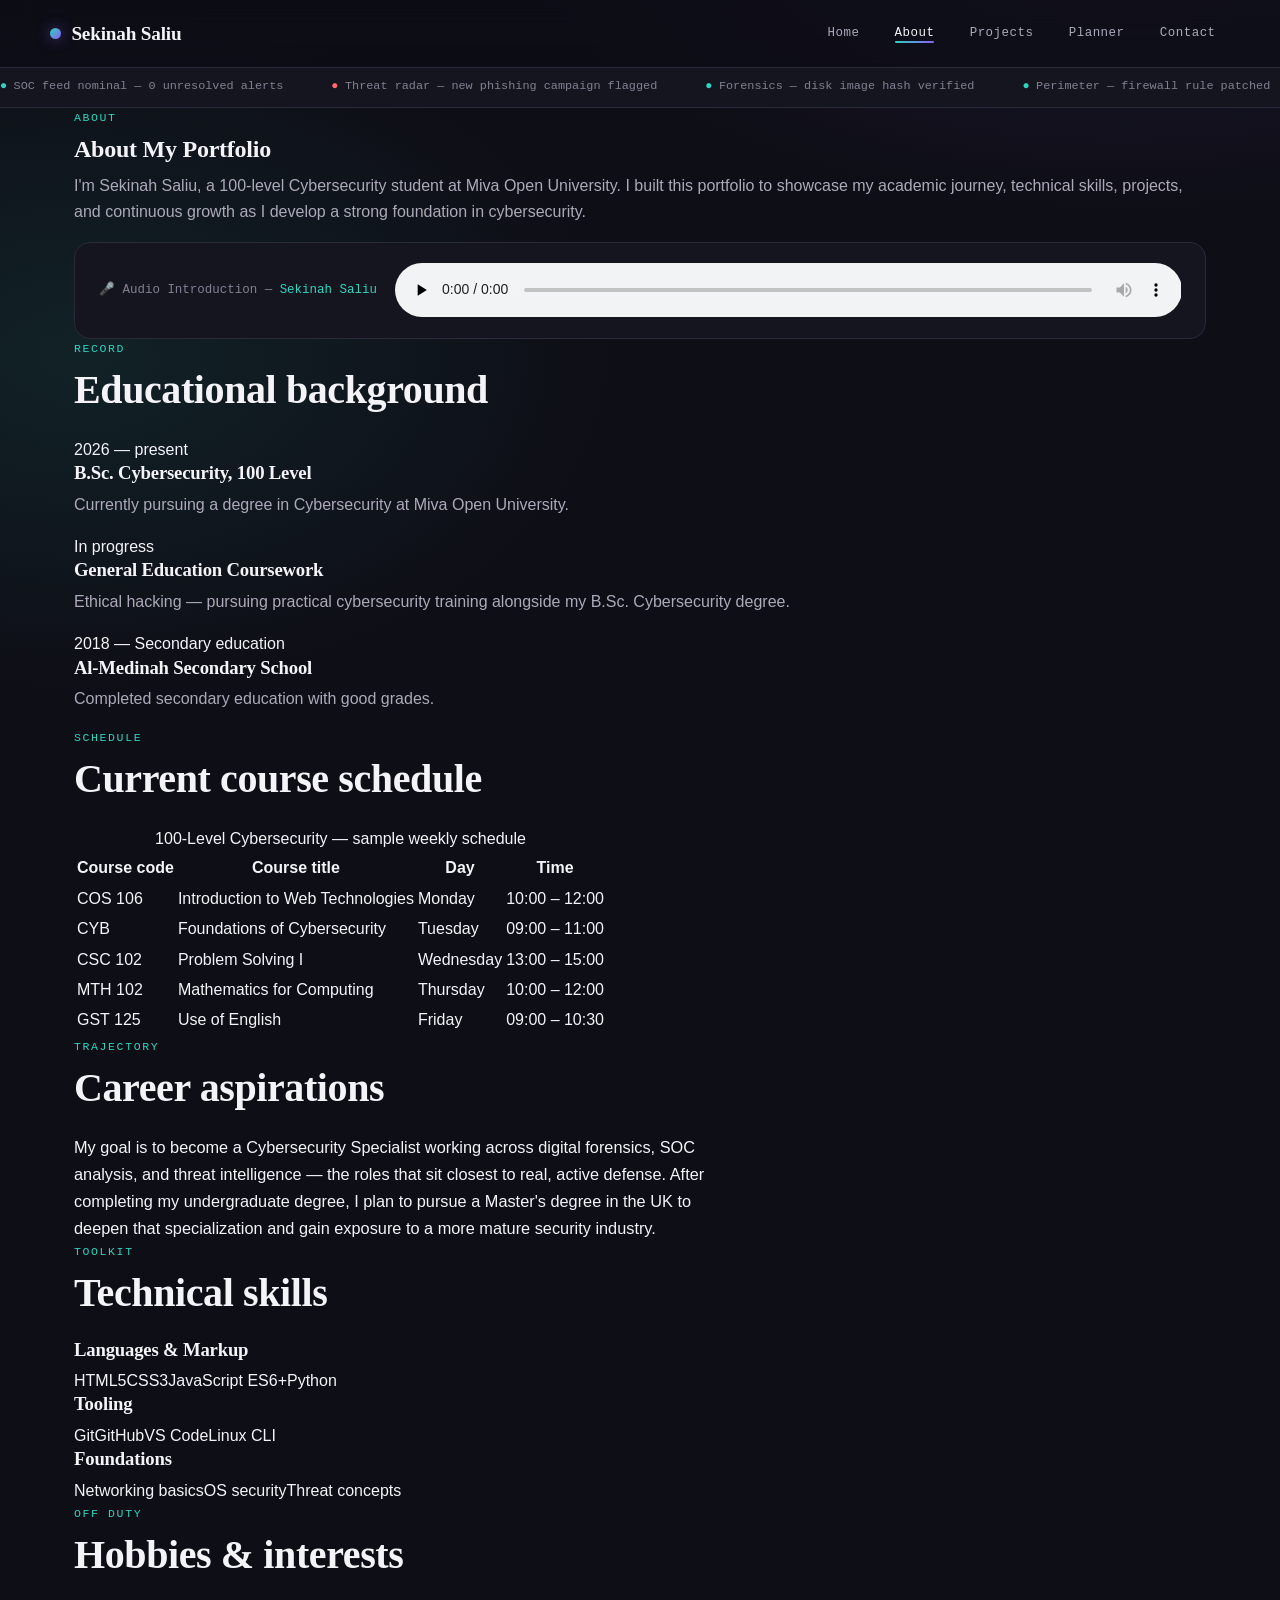
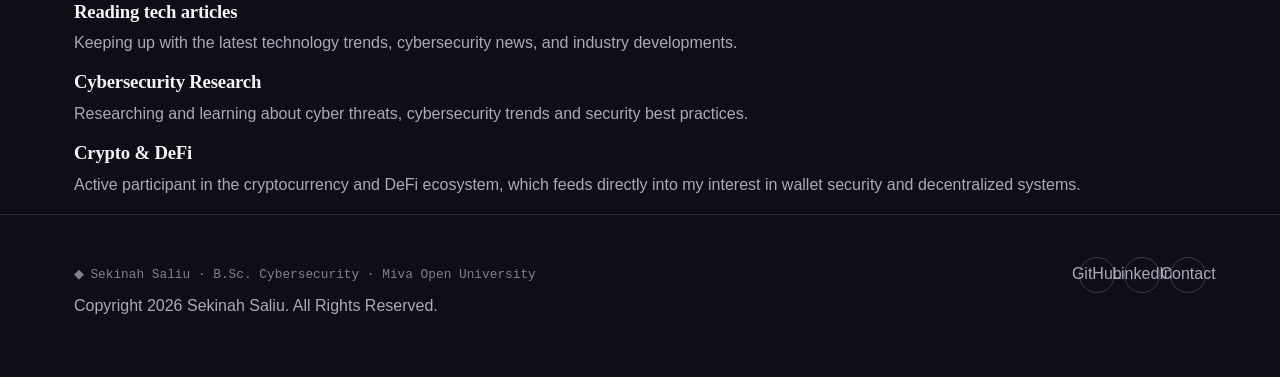
<file: about.html>
<!DOCTYPE html>
<html lang="en">
<head>
<meta charset="UTF-8">
<meta name="viewport" content="width=device-width, initial-scale=1.0">
<title>About Me — Sekinah Saliu</title>
<meta name="description" content="Educational background, career aspirations, technical skills and interests of Sekinah Saliu, B.Sc. Cybersecurity student.">
<meta name="theme-color" content="#0b0d10">

<meta property="og:type" content="profile">
<meta property="og:title" content="About Me — Sekinah Saliu">
<meta property="og:description" content="Educational background, career aspirations, technical skills and interests of Sekinah Saliu, B.Sc. Cybersecurity student.">

<link rel="icon" href="data:image/svg+xml,%3Csvg xmlns='http://www.w3.org/2000/svg' viewBox='0 0 100 100'%3E%3Crect width='100' height='100' rx='20' fill='%230b0d10'/%3E%3Ccircle cx='50' cy='50' r='22' fill='%23f2a63e'/%3E%3C/svg%3E">

<link rel="preconnect" href="https://fonts.googleapis.com">
<link rel="preconnect" href="https://fonts.gstatic.com" crossorigin>
<link href="https://fonts.googleapis.com/css2?family=Barlow+Condensed:wght@500;600;700&family=IBM+Plex+Sans:wght@400;500;600&family=IBM+Plex+Mono:wght@400;500;600&display=swap" rel="stylesheet">

<link rel="stylesheet" href="styles.css">
</head>
<body>

<a href="#main" class="skip-link">Skip to main content</a>

<header class="site-header">
  <div class="container nav">
    <a href="index.html" class="nav-brand" aria-label="Home">
      <span class="dot" aria-hidden="true"></span> Sekinah Saliu
    </a>
    <button class="nav-toggle" id="navToggle" aria-label="Toggle navigation menu" aria-expanded="false">
      <span></span>
    </button>
    <ul class="nav-links" id="navLinks">
      <li><a href="index.html">Home</a></li>
      <li><a href="about.html" aria-current="page">About</a></li>
      <li><a href="projects.html">Projects</a></li>
      <li><a href="planner.html">Planner</a></li>
      <li><a href="contact.html">Contact</a></li>
    </ul>
  </div>
</header>

<div class="ticker" aria-hidden="true">
  <div class="ticker-track">
    <span class="ok">SOC feed nominal — 0 unresolved alerts</span>
    <span class="warn">Threat radar — new phishing campaign flagged</span>
    <span class="ok">Forensics — disk image hash verified</span>
    <span class="ok">Perimeter — firewall rule patched</span>
    <span class="ok">SOC feed nominal — 0 unresolved alerts</span>
    <span class="warn">Threat radar — new phishing campaign flagged</span>
    <span class="ok">Forensics — disk image hash verified</span>
    <span class="ok">Perimeter — firewall rule patched</span>
  </div>
</div>

<main id="main">

  <section class="container page-head">
    <span class="eyebrow">About</span>
    <h1>About My Portfolio</h1>
    <p>I'm Sekinah Saliu, a 100-level Cybersecurity student at Miva Open University. I built this portfolio to showcase my academic journey, technical skills, projects, and continuous growth as I develop a strong foundation in cybersecurity.</p>
  </section>

  <!-- ============ AUDIO WELCOME NOTE (multimedia requirement) ============ -->
  <section class="container">
    <div class="media-block">
      <span class="media-label">🎤 Audio Introduction — <span class="who">Sekinah Saliu</span></span>
      <audio controls preload="none">
        <source src="Media/Lab-enhanced-v2.wav" type="audio/wav">
        Your browser does not support the audio element.
      </audio>
    </div>
  </section>

  <!-- ============ EDUCATION TIMELINE ============ -->
  <section class="container">
    <span class="eyebrow">Record</span>
    <h2 style="margin-bottom:1.5rem;">Educational background</h2>
    <div class="timeline">
      <div class="timeline-item">
        <span class="timeline-meta">2026 — present</span>
        <h3>B.Sc. Cybersecurity, 100 Level</h3>
        <p>Currently pursuing a degree in Cybersecurity at Miva Open University.</p>
      </div>
      <div class="timeline-item">
        <span class="timeline-meta">In progress</span>
        <h3>General Education Coursework</h3>
        <p>Ethical hacking — pursuing practical cybersecurity training alongside my B.Sc. Cybersecurity degree.</p>
      </div>
      <div class="timeline-item">
        <span class="timeline-meta">2018 — Secondary education</span>
        <h3>Al-Medinah Secondary School</h3>
        <p>Completed secondary education with good grades.</p>
      </div>
    </div>
  </section>

  <!-- ============ COURSE SCHEDULE TABLE ============ -->
  <section class="container">
    <span class="eyebrow">Schedule</span>
    <h2 style="margin-bottom:1.5rem;">Current course schedule</h2>
    <div class="table-wrap">
      <table>
        <caption>100-Level Cybersecurity — sample weekly schedule</caption>
        <thead>
          <tr>
            <th scope="col">Course code</th>
            <th scope="col">Course title</th>
            <th scope="col">Day</th>
            <th scope="col">Time</th>
          </tr>
        </thead>
        <tbody>
          <tr>
            <td>COS 106</td>
            <td>Introduction to Web Technologies</td>
            <td>Monday</td>
            <td>10:00 – 12:00</td>
          </tr>
          <tr>
            <td>CYB </td>
            <td>Foundations of Cybersecurity</td>
            <td>Tuesday</td>
            <td>09:00 – 11:00</td>
          </tr>
          <tr>
            <td>CSC 102</td>
            <td>Problem Solving I</td>
            <td>Wednesday</td>
            <td>13:00 – 15:00</td>
          </tr>
          <tr>
            <td>MTH 102</td>
            <td>Mathematics for Computing</td>
            <td>Thursday</td>
            <td>10:00 – 12:00</td>
          </tr>
          <tr>
            <td>GST 125</td>
            <td>Use of English</td>
            <td>Friday</td>
            <td>09:00 – 10:30</td>
          </tr>
        </tbody>
      </table>
    </div>
  </section>

  <!-- ============ CAREER ASPIRATIONS ============ -->
  <section class="container">
    <span class="eyebrow">Trajectory</span>
    <h2 style="margin-bottom:1.5rem;">Career aspirations</h2>
    <div class="info-card" style="max-width:75ch;">
      <p style="color:var(--text); font-size:1.02rem; margin-bottom:0;">
        My goal is to become a Cybersecurity Specialist working across digital
        forensics, SOC analysis, and threat intelligence — the roles that sit
        closest to real, active defense. After completing my undergraduate degree,
        I plan to pursue a Master's degree in the UK to deepen that specialization
        and gain exposure to a more mature security industry.
      </p>
    </div>
  </section>

  <!-- ============ TECHNICAL SKILLS ============ -->
  <section class="container">
    <span class="eyebrow">Toolkit</span>
    <h2 style="margin-bottom:1.5rem;">Technical skills</h2>
    <div class="card-grid cols-3">
      <div class="info-card">
        <h3>Languages &amp; Markup</h3>
        <div><span class="badge">HTML5</span><span class="badge">CSS3</span><span class="badge">JavaScript ES6+</span><span class="badge">Python</span></div>
      </div>
      <div class="info-card">
        <h3>Tooling</h3>
        <div><span class="badge">Git</span><span class="badge">GitHub</span><span class="badge">VS Code</span><span class="badge">Linux CLI</span></div>
      </div>
      <div class="info-card">
        <h3>Foundations</h3>
        <div><span class="badge">Networking basics</span><span class="badge">OS security</span><span class="badge">Threat concepts</span></div>
      </div>
    </div>
  </section>

  <!-- ============ HOBBIES ============ -->
  <section class="container">
    <span class="eyebrow">Off duty</span>
    <h2 style="margin-bottom:1.5rem;">Hobbies &amp; interests</h2>
    <div class="card-grid cols-3">
      <div class="info-card">
        <h3>Reading tech articles</h3>
        <p>Keeping up with the latest technology trends, cybersecurity news, and industry developments.</p>
      </div>
      <div class="info-card">
        <h3>Cybersecurity Research</h3>
        <p>Researching and learning about cyber threats, cybersecurity trends and security best practices.</p>
      </div>
      <div class="info-card">
        <h3>Crypto &amp; DeFi</h3>
        <p>Active participant in the cryptocurrency and DeFi ecosystem, which feeds directly into my interest in wallet security and decentralized systems.</p>
      </div>
    </div>
  </section>

</main>

<footer class="site-footer">
  <div class="container">
    <div class="footer-grid">
      <div class="footer-brand"><span class="amber">◆</span> Sekinah Saliu · B.Sc. Cybersecurity · Miva Open University</div>
      <ul class="social-row">
        <li><a href="https://github.com/" target="_blank" rel="noopener">GitHub</a></li>
        <li><a href="https://linkedin.com/" target="_blank" rel="noopener">LinkedIn</a></li>
        <li><a href="contact.html">Contact</a></li>
      </ul>
    </div>
    <p class="copyright">Copyright 2026 Sekinah Saliu. All Rights Reserved.</p>
  </div>
</footer>

<script src="script.js"></script>
</body>
</html>
</file>
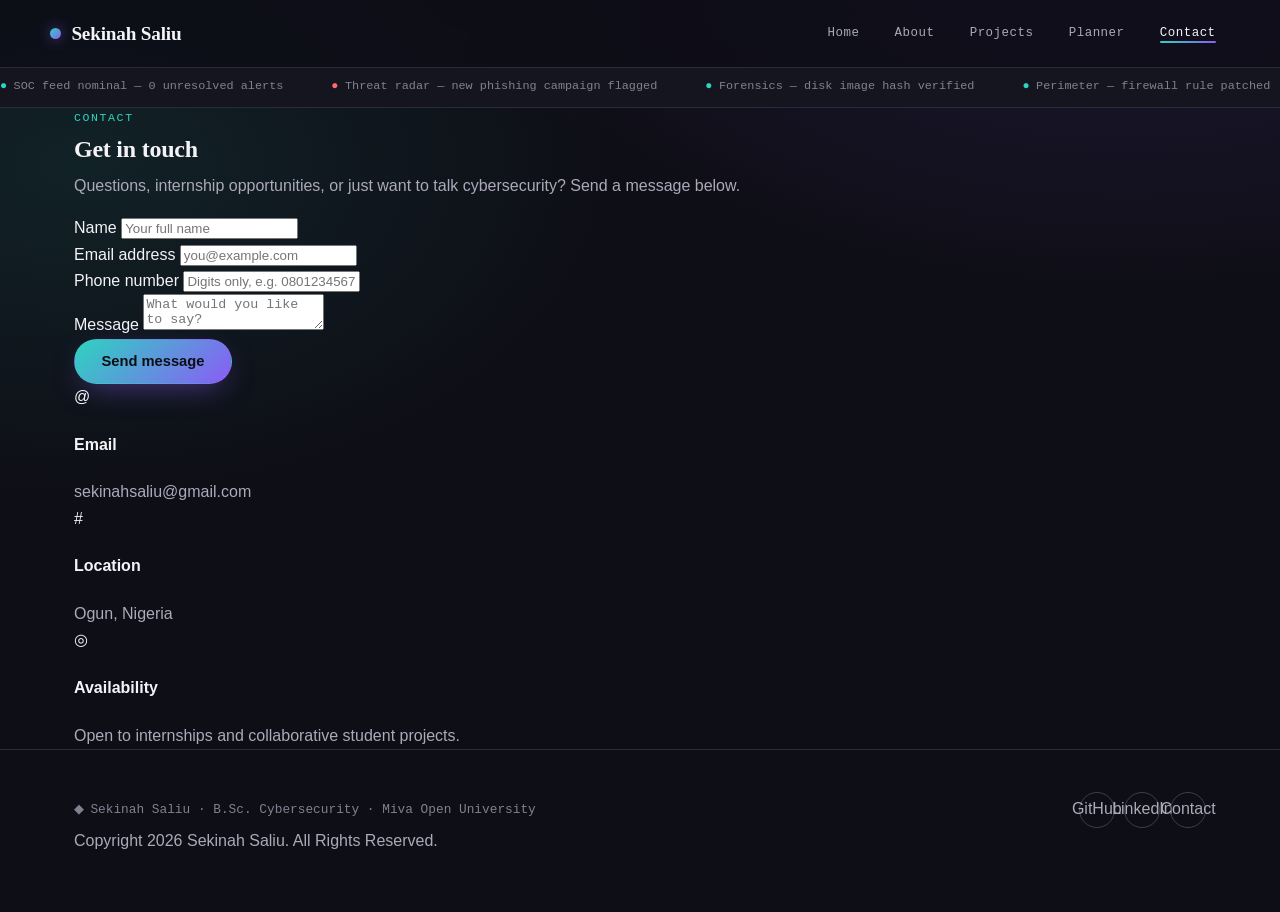
<file: contact.html>
<!DOCTYPE html>
<html lang="en">
<head>
<meta charset="UTF-8">
<meta name="viewport" content="width=device-width, initial-scale=1.0">
<title>Contact — Sekinah Saliu</title>
<meta name="description" content="Get in touch with Sekinah Saliu, B.Sc. Cybersecurity student at Miva Open University.">
<meta name="theme-color" content="#0b0d10">

<meta property="og:type" content="website">
<meta property="og:title" content="Contact — Sekinah Saliu">
<meta property="og:description" content="Get in touch with Sekinah Saliu, B.Sc. Cybersecurity student at Miva Open University.">

<link rel="icon" href="data:image/svg+xml,%3Csvg xmlns='http://www.w3.org/2000/svg' viewBox='0 0 100 100'%3E%3Crect width='100' height='100' rx='20' fill='%230b0d10'/%3E%3Ccircle cx='50' cy='50' r='22' fill='%23f2a63e'/%3E%3C/svg%3E">

<link rel="preconnect" href="https://fonts.googleapis.com">
<link rel="preconnect" href="https://fonts.gstatic.com" crossorigin>
<link href="https://fonts.googleapis.com/css2?family=Barlow+Condensed:wght@500;600;700&family=IBM+Plex+Sans:wght@400;500;600&family=IBM+Plex+Mono:wght@400;500;600&display=swap" rel="stylesheet">

<link rel="stylesheet" href="styles.css">
</head>
<body>

<a href="#main" class="skip-link">Skip to main content</a>

<header class="site-header">
  <div class="container nav">
    <a href="index.html" class="nav-brand" aria-label="Home">
      <span class="dot" aria-hidden="true"></span> Sekinah Saliu
    </a>
    <button class="nav-toggle" id="navToggle" aria-label="Toggle navigation menu" aria-expanded="false">
      <span></span>
    </button>
    <ul class="nav-links" id="navLinks">
      <li><a href="index.html">Home</a></li>
      <li><a href="about.html">About</a></li>
      <li><a href="projects.html">Projects</a></li>
      <li><a href="planner.html">Planner</a></li>
      <li><a href="contact.html" aria-current="page">Contact</a></li>
    </ul>
  </div>
</header>

<div class="ticker" aria-hidden="true">
  <div class="ticker-track">
    <span class="ok">SOC feed nominal — 0 unresolved alerts</span>
    <span class="warn">Threat radar — new phishing campaign flagged</span>
    <span class="ok">Forensics — disk image hash verified</span>
    <span class="ok">Perimeter — firewall rule patched</span>
    <span class="ok">SOC feed nominal — 0 unresolved alerts</span>
    <span class="warn">Threat radar — new phishing campaign flagged</span>
    <span class="ok">Forensics — disk image hash verified</span>
    <span class="ok">Perimeter — firewall rule patched</span>
  </div>
</div>

<main id="main">

  <section class="container page-head">
    <span class="eyebrow">Contact</span>
    <h1>Get in touch</h1>
    <p>Questions, internship opportunities, or just want to talk cybersecurity? Send a message below.</p>
  </section>

  <section class="container">
    <div class="contact-layout">

      <!-- ============ CONTACT FORM ============ -->
      <div class="info-card">
        <div class="form-msg" id="formMsg" role="status" aria-live="polite"></div>
        <form id="contactForm" novalidate>
          <div class="field">
            <label for="name">Name</label>
            <input type="text" id="name" name="name" placeholder="Your full name">
            <span class="field-error" id="nameError"></span>
          </div>
          <div class="field">
            <label for="email">Email address</label>
            <input type="text" id="email" name="email" placeholder="you@example.com">
            <span class="field-error" id="emailError"></span>
          </div>
          <div class="field">
            <label for="phone">Phone number</label>
            <input type="text" id="phone" name="phone" placeholder="Digits only, e.g. 08012345678">
            <span class="field-error" id="phoneError"></span>
          </div>
          <div class="field">
            <label for="message">Message</label>
            <textarea id="message" name="message" placeholder="What would you like to say?"></textarea>
            <span class="field-error" id="messageError"></span>
          </div>
          <button type="submit" class="btn btn-primary">Send message</button>
        </form>
      </div>

      <!-- ============ CONTACT INFO ============ -->
      <div>
        <div class="contact-info-item">
          <span class="ico" aria-hidden="true">@</span>
          <div>
            <h4>Email</h4>
            <p style="margin:0;">sekinahsaliu@gmail.com</p>
          </div>
        </div>
        <div class="contact-info-item">
          <span class="ico" aria-hidden="true">#</span>
          <div>
            <h4>Location</h4>
            <p style="margin:0;">Ogun, Nigeria</p>
          </div>
        </div>
        <div class="contact-info-item">
          <span class="ico" aria-hidden="true">◎</span>
          <div>
            <h4>Availability</h4>
            <p style="margin:0;">Open to internships and collaborative student projects.</p>
          </div>
        </div>
      </div>

    </div>
  </section>

</main>

<footer class="site-footer">
  <div class="container">
    <div class="footer-grid">
      <div class="footer-brand"><span class="amber">◆</span> Sekinah Saliu · B.Sc. Cybersecurity · Miva Open University</div>
      <ul class="social-row">
        <li><a href="https://github.com/sekinah5682" target="_blank" rel="noopener">GitHub</a></li>
        <li><a href="https://linkedin.com/sekinah" target="_blank" rel="noopener">LinkedIn</a></li>
        <li><a href="contact.html">Contact</a></li>
      </ul>
    </div>
    <p class="copyright">Copyright 2026 Sekinah Saliu. All Rights Reserved.</p>
  </div>
</footer>

<script src="script.js"></script>
</body>
</html>
</file>
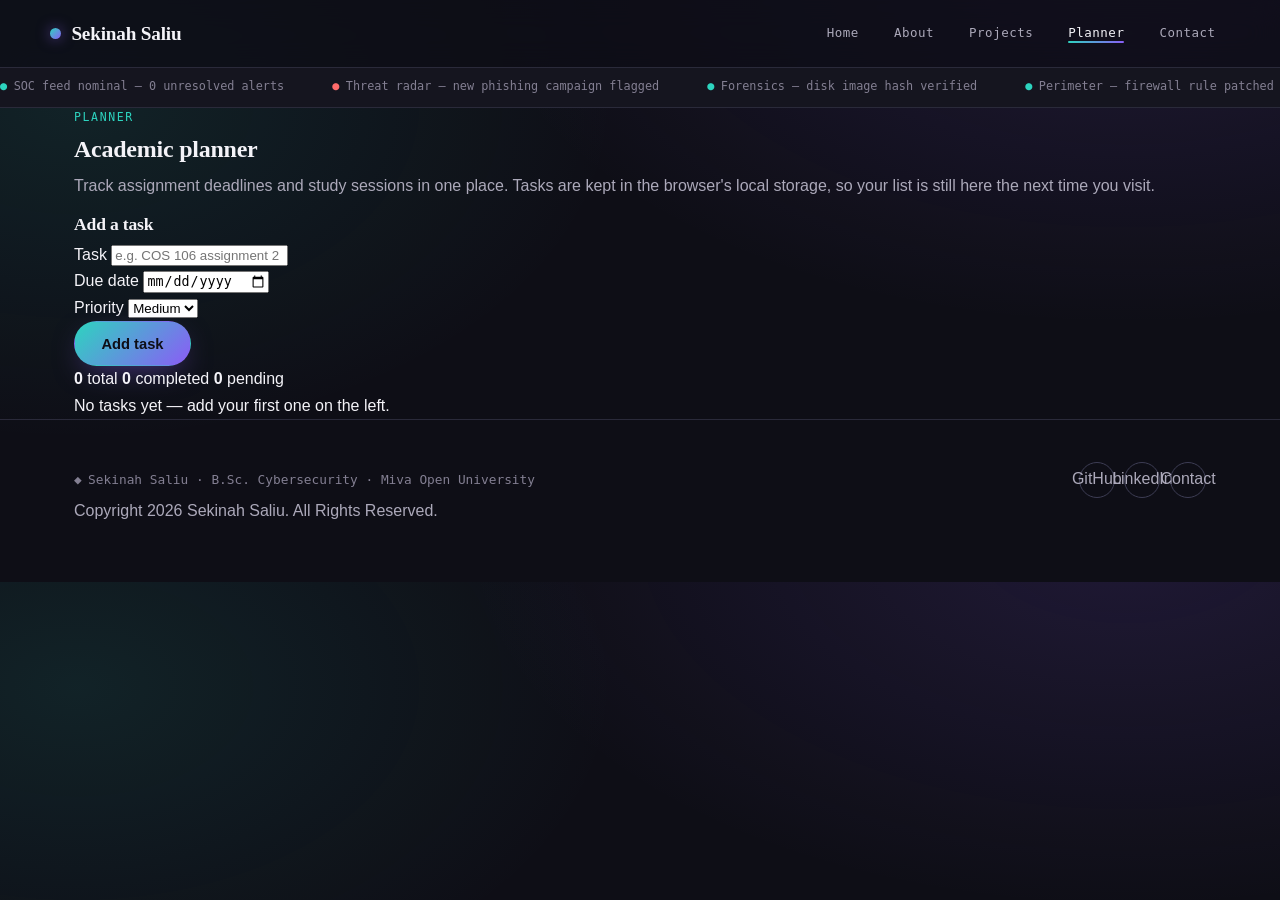
<file: planner.html>
<!DOCTYPE html>
<html lang="en">
<head>
<meta charset="UTF-8">
<meta name="viewport" content="width=device-width, initial-scale=1.0">
<title>Academic Planner — Sekinah Saliu</title>
<meta name="description" content="Interactive academic task planner for tracking assignments, deadlines, and study sessions.">
<meta name="theme-color" content="#0b0d10">

<meta property="og:type" content="website">
<meta property="og:title" content="Academic Planner — Sekinah Saliu">
<meta property="og:description" content="Interactive academic task planner for tracking assignments, deadlines, and study sessions.">

<link rel="icon" href="data:image/svg+xml,%3Csvg xmlns='http://www.w3.org/2000/svg' viewBox='0 0 100 100'%3E%3Crect width='100' height='100' rx='20' fill='%230b0d10'/%3E%3Ccircle cx='50' cy='50' r='22' fill='%23f2a63e'/%3E%3C/svg%3E">

<link rel="preconnect" href="https://fonts.googleapis.com">
<link rel="preconnect" href="https://fonts.gstatic.com" crossorigin>
<link href="https://fonts.googleapis.com/css2?family=Barlow+Condensed:wght@500;600;700&family=IBM+Plex+Sans:wght@400;500;600&family=IBM+Plex+Mono:wght@400;500;600&display=swap" rel="stylesheet">

<link rel="stylesheet" href="styles.css">
</head>
<body>

<a href="#main" class="skip-link">Skip to main content</a>

<header class="site-header">
  <div class="container nav">
    <a href="index.html" class="nav-brand" aria-label="Home">
      <span class="dot" aria-hidden="true"></span> Sekinah Saliu
    </a>
    <button class="nav-toggle" id="navToggle" aria-label="Toggle navigation menu" aria-expanded="false">
      <span></span>
    </button>
    <ul class="nav-links" id="navLinks">
      <li><a href="index.html">Home</a></li>
      <li><a href="about.html">About</a></li>
      <li><a href="projects.html">Projects</a></li>
      <li><a href="planner.html" aria-current="page">Planner</a></li>
      <li><a href="contact.html">Contact</a></li>
    </ul>
  </div>
</header>

<div class="ticker" aria-hidden="true">
  <div class="ticker-track">
    <span class="ok">SOC feed nominal — 0 unresolved alerts</span>
    <span class="warn">Threat radar — new phishing campaign flagged</span>
    <span class="ok">Forensics — disk image hash verified</span>
    <span class="ok">Perimeter — firewall rule patched</span>
    <span class="ok">SOC feed nominal — 0 unresolved alerts</span>
    <span class="warn">Threat radar — new phishing campaign flagged</span>
    <span class="ok">Forensics — disk image hash verified</span>
    <span class="ok">Perimeter — firewall rule patched</span>
  </div>
</div>

<main id="main">

  <section class="container page-head">
    <span class="eyebrow">Planner</span>
    <h1>Academic planner</h1>
    <p>Track assignment deadlines and study sessions in one place. Tasks are kept in
      the browser's local storage, so your list is still here the next time you visit.</p>
  </section>

  <section class="container">
    <div class="planner-layout">

      <!-- ============ ADD TASK FORM ============ -->
      <aside class="info-card">
        <h2 style="font-size:1.1rem; text-transform:none;">Add a task</h2>
        <form id="taskForm" class="task-form">
          <div class="field">
            <label for="taskTitle">Task</label>
            <input type="text" id="taskTitle" name="taskTitle" placeholder="e.g. COS 106 assignment 2" required>
          </div>
          <div class="field">
            <label for="taskDue">Due date</label>
            <input type="date" id="taskDue" name="taskDue">
          </div>
          <div class="field">
            <label for="taskPriority">Priority</label>
            <select id="taskPriority" name="taskPriority">
              <option value="low">Low</option>
              <option value="medium" selected>Medium</option>
              <option value="high">High</option>
            </select>
          </div>
          <button type="submit" class="btn btn-primary">Add task</button>
        </form>
      </aside>

      <!-- ============ TASK LIST ============ -->
      <div>
        <div class="task-stats" id="taskStats">
          <span><strong id="statTotal">0</strong> total</span>
          <span><strong id="statDone">0</strong> completed</span>
          <span><strong id="statPending">0</strong> pending</span>
        </div>
        <div class="task-list" id="taskList">
          <!-- Tasks are rendered here by script.js -->
          <div class="empty-state" id="emptyState">No tasks yet — add your first one on the left.</div>
        </div>
      </div>

    </div>
  </section>

</main>

<footer class="site-footer">
  <div class="container">
    <div class="footer-grid">
      <div class="footer-brand"><span class="amber">◆</span> Sekinah Saliu · B.Sc. Cybersecurity · Miva Open University</div>
      <ul class="social-row">
        <li><a href="https://github.com/" target="_blank" rel="noopener">GitHub</a></li>
        <li><a href="https://linkedin.com/" target="_blank" rel="noopener">LinkedIn</a></li>
        <li><a href="contact.html">Contact</a></li>
      </ul>
    </div>
    <p class="copyright">Copyright 2026 Sekinah Saliu. All Rights Reserved.</p>
  </div>
</footer>

<script src="script.js"></script>
</body>
</html>
</file>
<file: styles.css>
/* ==========================================================================
   SEKINAH PORTFOLIO — "SIGNAL" DESIGN SYSTEM (v3)
   Direction: an editorial, professional dark theme built around a single
   teal → violet gradient identity, a serif display face for warmth and
   distinction, glass-style cards, pill buttons, and a small custom line-icon
   set (no emoji, no external icon library — everything is inline SVG so
   the site has zero runtime dependencies beyond Google Fonts).
   One stylesheet powers all five pages.

   Contents:
     1. Tokens & resets
     2. Header / navigation
     3. Signal strip (ticker)
     4. Hero
     5. Status grid / bio / skills / audio
     6. Core expertise / principles / stats / certifications
     7. Quote / footer
     8. Inner-page components (about / projects / planner / contact)
     9. Icons, scroll reveal & motion preferences
   ========================================================================== */

/* ---------- 1. TOKENS & RESETS ------------------------------------------- */
:root{
  --bg:            #0e0e16;
  --surface:       #15151f;
  --elevated:      #1b1b28;
  --elevated-2:    #222233;
  --border:        #2a2a3a;
  --border-bright: #3d3d54;

  --text:   #f4f3f8;
  --muted:  #aca9ba;
  --faint:  #837f92;

  --teal:    #2dd4bf;
  --violet:  #8b5cf6;
  --coral:   #ff6b6b;
  --gold:    #f5b942;
  --green:   #34d399;

  --gradient: linear-gradient(135deg, var(--teal), var(--violet));
  --gradient-soft: linear-gradient(135deg, rgba(45,212,191,0.16), rgba(139,92,246,0.16));

  --font-display: 'Fraunces', serif;
  --font-body:    'Plus Jakarta Sans', sans-serif;
  --font-mono:    'JetBrains Mono', monospace;

  --radius-sm: 10px;
  --radius-md: 16px;
  --radius-lg: 26px;
  --radius-pill: 999px;
  --container: 1180px;

  --ease: cubic-bezier(.22,.9,.32,1);
  --transition-fast: 0.2s var(--ease);
  --transition-med:  0.35s var(--ease);
}

*, *::before, *::after{ box-sizing:border-box; }
html{ scroll-behavior:smooth; }

body{
  margin:0;
  background:
    radial-gradient(1100px 620px at 88% -8%, rgba(139,92,246,0.14), transparent 60%),
    radial-gradient(900px 560px at 6% 18%, rgba(45,212,191,0.10), transparent 60%),
    var(--bg);
  color: var(--text);
  font-family: var(--font-body);
  line-height:1.65;
  -webkit-font-smoothing:antialiased;
}
img{ max-width:100%; display:block; }
a{ color:inherit; text-decoration:none; }
ul{ list-style:none; margin:0; padding:0; }
p{ margin:0 0 1em; color: var(--muted); }
button{ font-family:inherit; cursor:pointer; }
svg{ display:block; }
:focus-visible{ outline:2px solid var(--teal); outline-offset:3px; border-radius:4px; }

h1,h2,h3{
  font-family: var(--font-display);
  font-weight:600;
  line-height:1.12;
  letter-spacing:-0.01em;
  margin:0 0 0.4em;
  color: var(--text);
}
h2{ font-size: clamp(1.8rem, 3.2vw, 2.5rem); }
h3{ font-weight:600; }

.container{ width:100%; max-width: var(--container); margin:0 auto; padding:0 1.5rem; }

.grad-text{
  background: var(--gradient);
  -webkit-background-clip:text; background-clip:text; color:transparent;
}

.eyebrow{
  font-family: var(--font-mono);
  font-size: 0.72rem;
  letter-spacing: 0.14em;
  text-transform: uppercase;
  color: var(--teal);
  display:flex; align-items:center; gap:0.55em;
  margin-bottom:0.85em;
}
.eyebrow .ico{ width:16px; height:16px; color: var(--teal); flex-shrink:0; }

/* ---------- Skip link (accessibility) ------------------------------------ */
.skip-link{
  position:absolute; left:-999px; top:auto;
  background: var(--gradient); color:#0e0e16;
  padding:0.75rem 1.25rem; border-radius: var(--radius-sm);
  font-family: var(--font-mono); font-size:0.85rem; font-weight:600;
  z-index:200;
}
.skip-link:focus{ left:1rem; top:1rem; }

/* ---------- 2. HEADER / NAV ----------------------------------------------*/
.site-header{
  position:sticky; top:0; z-index:50;
  background: rgba(14,14,22,0.78);
  backdrop-filter: blur(14px);
  border-bottom:1px solid var(--border);
}
.nav{ display:flex; align-items:center; justify-content:space-between; padding:1.1rem 0; position:relative; }
.nav-brand{
  font-family: var(--font-display);
  font-weight:600; font-size:1.2rem; letter-spacing:-0.01em;
  display:flex; align-items:center; gap:0.65rem;
}
.nav-brand .dot{
  width:11px; height:11px; border-radius:50%; background: var(--gradient);
  box-shadow: 0 0 14px rgba(139,92,246,0.55);
  animation: pulse 2.4s ease-in-out infinite; flex-shrink:0;
}
@keyframes pulse{ 0%,100%{ opacity:1; transform:scale(1); } 50%{ opacity:0.55; transform:scale(0.85); } }

.nav-links{ display:flex; gap:0.4rem; font-family: var(--font-mono); font-size:0.78rem; letter-spacing:0.04em; }
.nav-links a{
  position:relative; color: var(--muted); padding:0.5rem 0.9rem; border-radius: var(--radius-pill);
  transition: color var(--transition-fast);
}
.nav-links a::after{
  content:""; position:absolute; left:0.9rem; right:0.9rem; bottom:0.3rem; height:2px;
  background: var(--gradient); border-radius:2px; transform:scaleX(0); transform-origin:left;
  transition: transform var(--transition-fast);
}
.nav-links a:hover{ color: var(--text); }
.nav-links a:hover::after, .nav-links a[aria-current="page"]::after{ transform:scaleX(1); }
.nav-links a[aria-current="page"]{ color: var(--text); }

.nav-toggle{ display:none; background:none; border:1px solid var(--border-bright); border-radius: var(--radius-sm); width:42px; height:38px; position:relative; }
.nav-toggle span, .nav-toggle span::before, .nav-toggle span::after{ content:""; position:absolute; left:10px; right:10px; height:2px; border-radius:2px; background: var(--teal); transition: transform var(--transition-fast), opacity var(--transition-fast); }
.nav-toggle span{ top:18px; } .nav-toggle span::before{ top:-6px; } .nav-toggle span::after{ top:6px; }
.nav-toggle[aria-expanded="true"] span{ background:transparent; }
.nav-toggle[aria-expanded="true"] span::before{ transform: translateY(6px) rotate(45deg); background: var(--violet); }
.nav-toggle[aria-expanded="true"] span::after{ transform: translateY(-6px) rotate(-45deg); background: var(--violet); }

@media (max-width:780px){
  .nav-toggle{ display:block; }
  .nav-links{ position:absolute; top:100%; left:0; right:0; flex-direction:column; gap:0; background: var(--surface); border-bottom:1px solid var(--border); max-height:0; overflow:hidden; transition: max-height var(--transition-med); }
  .nav-links.open{ max-height:340px; }
  .nav-links a{ padding:0.95rem 1.5rem; display:block; border-bottom:1px solid var(--border); border-radius:0; }
  .nav-links a::after{ display:none; }
}

/* ---------- 3. SIGNAL STRIP (ticker) --------------------------------------*/
.ticker{ border-bottom:1px solid var(--border); background: var(--surface); overflow:hidden; white-space:nowrap; }
.ticker-track{
  display:inline-flex; gap:3rem; padding: 0.6rem 0;
  font-family: var(--font-mono); font-size:0.74rem; color: var(--faint);
  animation: ticker-scroll 30s linear infinite; width:max-content;
}
.ticker:hover .ticker-track{ animation-play-state:paused; }
.ticker-track span{ display:inline-flex; align-items:center; gap:0.55em; }
.ticker-track .ok::before{ content:"●"; color: var(--teal); }
.ticker-track .warn::before{ content:"●"; color: var(--coral); }
@keyframes ticker-scroll{ from{ transform:translateX(0); } to{ transform:translateX(-50%); } }

/* ---------- 4. HERO --------------------------------------------------------*/
.hero{ padding: 5rem 0 4rem; display:grid; grid-template-columns:1.2fr 0.8fr; gap:3.5rem; align-items:center; position:relative; }
@media (max-width:940px){ .hero{ grid-template-columns:1fr; padding-top:3rem; } }

.hero h1{ font-size: clamp(2.4rem, 5vw, 3.6rem); }
.hero-lede{ max-width:52ch; font-size:1.08rem; }
.hero-meta{ display:flex; gap:0.7rem; flex-wrap:wrap; margin-top:1.9rem; }
.hero-meta span{
  font-family: var(--font-mono); font-size:0.74rem; color: var(--muted);
  border:1px solid var(--border-bright); padding:0.5rem 0.95rem; border-radius: var(--radius-pill);
  display:inline-flex; align-items:center; gap:0.5em;
}
.hero-meta .live{ color: var(--text); border-color: transparent; background: var(--gradient-soft); }
.hero-meta .live::before{ content:""; width:7px; height:7px; border-radius:50%; background: var(--teal); box-shadow:0 0 8px var(--teal); flex-shrink:0; }

.hero-actions{ display:flex; gap:1rem; margin-top:2rem; flex-wrap:wrap; }
.btn{
  font-family: var(--font-body); font-weight:600; font-size:0.92rem;
  padding:0.85rem 1.65rem; border-radius: var(--radius-pill); border:1px solid transparent;
  transition: transform var(--transition-fast), box-shadow var(--transition-fast), border-color var(--transition-fast), color var(--transition-fast), background var(--transition-fast);
  display:inline-flex; align-items:center; gap:0.55em;
}
.btn svg{ width:16px; height:16px; transition: transform var(--transition-fast); }
.btn:hover svg{ transform: translateX(3px); }
.btn:hover{ transform: translateY(-2px); }
.btn-primary{ background: var(--gradient); color:#0e0e16; box-shadow:0 10px 30px -10px rgba(139,92,246,0.55); }
.btn-primary:hover{ box-shadow:0 14px 36px -8px rgba(139,92,246,0.7); }
.btn-ghost{ border-color: var(--border-bright); color: var(--text); background: rgba(255,255,255,0.02); }
.btn-ghost:hover{ border-color: var(--teal); color: var(--teal); }
.btn-sm{ padding:0.55rem 1.1rem; font-size:0.78rem; }

/* Hero visual: blob-framed photo with floating chips */
.hero-visual{ position:relative; display:flex; justify-content:center; align-items:center; min-height:340px; }
.hero-blob{
  position:absolute; inset:0; margin:auto; width:320px; height:320px;
  background: var(--gradient); filter: blur(46px); opacity:0.35;
  border-radius: 42% 58% 65% 35% / 45% 40% 60% 55%;
  animation: blobmove 10s ease-in-out infinite alternate;
}
@keyframes blobmove{
  0%{ border-radius: 42% 58% 65% 35% / 45% 40% 60% 55%; transform: rotate(0deg) scale(1); }
  100%{ border-radius: 60% 40% 35% 65% / 55% 65% 35% 45%; transform: rotate(8deg) scale(1.05); }
}
.profile-photo{ position:relative; z-index:2; }
.profile-photo img{
  width: 280px; height: 280px;
  object-fit: cover;
  border-radius: 42% 58% 65% 35% / 45% 40% 60% 55%;
  border: 3px solid rgba(255,255,255,0.08);
  box-shadow: 0 20px 50px -12px rgba(0,0,0,0.55);
  transition: border-radius 0.8s var(--ease), transform var(--transition-med);
}
.profile-photo img:hover{ border-radius: 60% 40% 35% 65% / 55% 65% 35% 45%; transform: scale(1.02); }
@media (max-width:520px){ .profile-photo img{ width:220px; height:220px; } .hero-blob{ width:250px; height:250px; } }

.hero-chip{
  position:absolute; z-index:3;
  background: var(--elevated); border:1px solid var(--border-bright);
  border-radius: var(--radius-pill); padding:0.5rem 0.9rem;
  font-family: var(--font-mono); font-size:0.7rem; color: var(--text);
  display:flex; align-items:center; gap:0.45em;
  box-shadow: 0 10px 24px -8px rgba(0,0,0,0.5);
  animation: float 5s ease-in-out infinite;
}
.hero-chip svg{ width:13px; height:13px; color: var(--teal); }
.hero-chip.c1{ top:6%; left:-4%; animation-delay:0s; }
.hero-chip.c2{ bottom:10%; right:-6%; animation-delay:1.4s; }
.hero-chip.c3{ bottom:-4%; left:14%; animation-delay:2.6s; }
@keyframes float{ 0%,100%{ transform:translateY(0); } 50%{ transform:translateY(-8px); } }
@media (max-width:940px){ .hero-chip{ display:none; } }

/* ---------- 5. LIVE STATUS GRID / BIO / SKILLS / AUDIO ---------------------*/
section{ padding: 3.4rem 0; }
.status-grid{ display:grid; grid-template-columns:repeat(4,1fr); gap:1.2rem; }
@media (max-width:940px){ .status-grid{ grid-template-columns:repeat(2,1fr); } }
@media (max-width:600px){ .status-grid{ grid-template-columns:1fr; } }
.status-card{
  background: var(--surface); border:1px solid var(--border); border-radius: var(--radius-md);
  padding:1.5rem; transition: border-color var(--transition-med), transform var(--transition-med);
  position:relative; overflow:hidden;
}
.status-card::before{
  content:""; position:absolute; top:0; left:0; width:100%; height:2px; background: var(--gradient);
  transform:scaleX(0); transform-origin:left; transition: transform var(--transition-med);
}
.status-card:hover{ border-color: var(--border-bright); transform: translateY(-4px); }
.status-card:hover::before{ transform:scaleX(1); }
.status-card .icon-wrap{ width:42px; height:42px; border-radius: var(--radius-sm); background: var(--gradient-soft); display:flex; align-items:center; justify-content:center; margin-bottom:1.1rem; color: var(--teal); }
.status-card .icon-wrap svg{ width:20px; height:20px; }
.status-card .eyebrow{ margin-bottom:0.5em; }
.status-card h3{ font-size:1.08rem; margin-bottom:0.35em; }
.status-card p{ font-size:0.88rem; margin:0; }

.split-cards{ display:grid; grid-template-columns:1fr 1fr; gap:1.5rem; }
@media (max-width:780px){ .split-cards{ grid-template-columns:1fr; } }
.plain-card{ background: var(--surface); border:1px solid var(--border); border-radius: var(--radius-md); padding:1.7rem; }
.plain-card h3{ font-size:1.15rem; margin-bottom:0.6em; }
.plain-card p{ margin:0; }

.skill-group{ margin-bottom:2.2rem; }
.skill-group-label{ font-family: var(--font-mono); font-size:0.72rem; letter-spacing:0.12em; color: var(--faint); text-transform:uppercase; margin-bottom:1rem; }
.skill-row{ display:grid; grid-template-columns:repeat(4,1fr); gap:1.1rem; }
@media (max-width:940px){ .skill-row{ grid-template-columns:repeat(2,1fr); } }
@media (max-width:520px){ .skill-row{ grid-template-columns:1fr; } }
.skill-card{
  background: var(--elevated); border:1px solid var(--border); border-radius: var(--radius-md);
  padding:1.3rem; transition: border-color var(--transition-med), transform var(--transition-med);
}
.skill-card:hover{ border-color: var(--violet); transform: translateY(-4px); }
.skill-card .icon-wrap{ width:38px; height:38px; border-radius: var(--radius-sm); background: var(--elevated-2); display:flex; align-items:center; justify-content:center; margin-bottom:0.9em; color: var(--violet); }
.skill-card .icon-wrap svg{ width:19px; height:19px; }
.skill-card h4{ font-family:var(--font-body); font-size:1rem; font-weight:700; margin:0 0 0.35em; color:var(--text); }
.skill-card p{ font-size:0.84rem; margin-bottom:0.8em; }
.tier{
  font-family: var(--font-mono); font-size:0.65rem; letter-spacing:0.05em; text-transform:uppercase;
  padding:0.25rem 0.65rem; border-radius: var(--radius-pill);
  border:1px solid var(--border-bright); color: var(--muted);
}

.media-block{
  background: var(--surface); border:1px solid var(--border); border-radius: var(--radius-md);
  padding:1.3rem 1.5rem; display:flex; align-items:center; gap:1.1rem; flex-wrap:wrap;
}
.media-block .icon-wrap{ width:40px; height:40px; border-radius:50%; background: var(--gradient); display:flex; align-items:center; justify-content:center; color:#0e0e16; flex-shrink:0; }
.media-block .icon-wrap svg{ width:18px; height:18px; }
.media-block .media-label{ font-family: var(--font-mono); font-size:0.78rem; color: var(--faint); }
.media-block .media-label .who{ color: var(--teal); }
.media-block audio{ flex:1; min-width:240px; }

/* ---------- 6. CORE EXPERTISE / PRINCIPLES / STATS / CERTIFICATIONS -------*/
.section-invert{ background: var(--elevated); border-top:1px solid var(--border); border-bottom:1px solid var(--border); }
.focus-row{ display:grid; grid-template-columns:repeat(4,1fr); gap:1.3rem; }
@media (max-width:940px){ .focus-row{ grid-template-columns:repeat(2,1fr); } }
@media (max-width:520px){ .focus-row{ grid-template-columns:1fr; } }
.focus-card{
  background: var(--bg); border:1px solid var(--border); border-top:3px solid var(--teal);
  border-radius: var(--radius-sm); padding:1.5rem; transition: transform var(--transition-med), border-top-color var(--transition-med);
}
.focus-card:nth-child(2){ border-top-color: var(--violet); }
.focus-card:nth-child(3){ border-top-color: var(--coral); }
.focus-card:nth-child(4){ border-top-color: var(--gold); }
.focus-card:hover{ transform: translateY(-4px); }
.focus-card h3{ font-size:1.08rem; margin-bottom:0.4em; }
.focus-card p{ font-size:0.88rem; margin:0; }

.pill-row{ display:flex; gap:0.8rem; flex-wrap:wrap; justify-content:center; }
.pill{
  font-family: var(--font-mono); font-size:0.82rem; padding:0.65rem 1.15rem; border-radius: var(--radius-pill);
  background: var(--surface); border:1px solid var(--border-bright); color: var(--text);
  display:inline-flex; align-items:center; gap:0.55em; transition: transform var(--transition-fast), border-color var(--transition-fast);
}
.pill svg{ width:15px; height:15px; color: var(--teal); }
.pill:hover{ transform: translateY(-2px); border-color: var(--teal); }

.stat-row{ display:grid; grid-template-columns:repeat(4,1fr); gap:1.2rem; }
@media (max-width:780px){ .stat-row{ grid-template-columns:repeat(2,1fr); } }
.stat-card{ background: var(--elevated); border:1px solid var(--border); border-radius: var(--radius-md); padding:1.7rem; text-align:center; }
.stat-num{ font-family: var(--font-display); font-size:2.5rem; font-weight:700; }
.stat-label{ font-family: var(--font-mono); font-size:0.7rem; letter-spacing:0.08em; text-transform:uppercase; color: var(--faint); margin-top:0.4em; }

.cert-row{ display:grid; grid-template-columns:repeat(3,1fr); gap:1.3rem; }
@media (max-width:780px){ .cert-row{ grid-template-columns:1fr; } }
.cert-card{ background: var(--surface); border:1px solid var(--border); border-radius: var(--radius-md); padding:1.5rem; display:flex; align-items:center; gap:1.1rem; }
.cert-badge{
  width:48px; height:48px; border-radius:50%; flex-shrink:0;
  background: var(--gradient-soft); border:1px solid var(--border-bright);
  display:flex; align-items:center; justify-content:center; color: var(--teal);
}
.cert-badge svg{ width:22px; height:22px; }
.cert-card h4{ font-family: var(--font-body); font-weight:700; font-size:0.98rem; margin:0 0 0.35em; color:var(--text); }
.cert-status{ font-family: var(--font-mono); font-size:0.65rem; text-transform:uppercase; letter-spacing:0.06em; color: var(--faint); }
.cert-status.progress{ color: var(--teal); }

/* ---------- 7. QUOTE / FOOTER ----------------------------------------------*/
.quote-section{
  text-align:center; padding: 5rem 0; position:relative; overflow:hidden;
  background: var(--surface); border-top:1px solid var(--border); border-bottom:1px solid var(--border);
}
.quote-section::before{
  content:"“"; position:absolute; top:-2rem; left:50%; transform:translateX(-50%);
  font-family: var(--font-display); font-size:12rem; line-height:1;
  background: var(--gradient); -webkit-background-clip:text; background-clip:text; color:transparent;
  opacity:0.16; pointer-events:none;
}
.quote-section blockquote{ position:relative; font-family: var(--font-display); font-size: clamp(1.35rem, 2.6vw, 2rem); font-style:italic; max-width:52ch; margin:0 auto 1.1rem; color: var(--text); font-weight:500; }
.quote-section cite{ font-family: var(--font-mono); font-size:0.75rem; letter-spacing:0.08em; text-transform:uppercase; color: var(--teal); font-style:normal; }

.site-footer{ padding: 2.6rem 0; border-top:1px solid var(--border); }
.footer-grid{ display:flex; justify-content:space-between; align-items:center; flex-wrap:wrap; gap:1.2rem; }
.footer-brand{ font-family: var(--font-mono); font-size:0.8rem; color: var(--faint); display:flex; align-items:center; gap:0.5em; }
.footer-brand .dot{ width:8px; height:8px; border-radius:50%; background: var(--gradient); flex-shrink:0; }
.social-row{ display:flex; gap:0.6rem; align-items:center; }
.social-row a{
  width:36px; height:36px; border-radius:50%; border:1px solid var(--border-bright);
  display:flex; align-items:center; justify-content:center; color: var(--muted);
  transition: color var(--transition-fast), border-color var(--transition-fast), transform var(--transition-fast);
}
.social-row a svg{ width:16px; height:16px; }
.social-row a:hover{ color: var(--teal); border-colo
</file>
